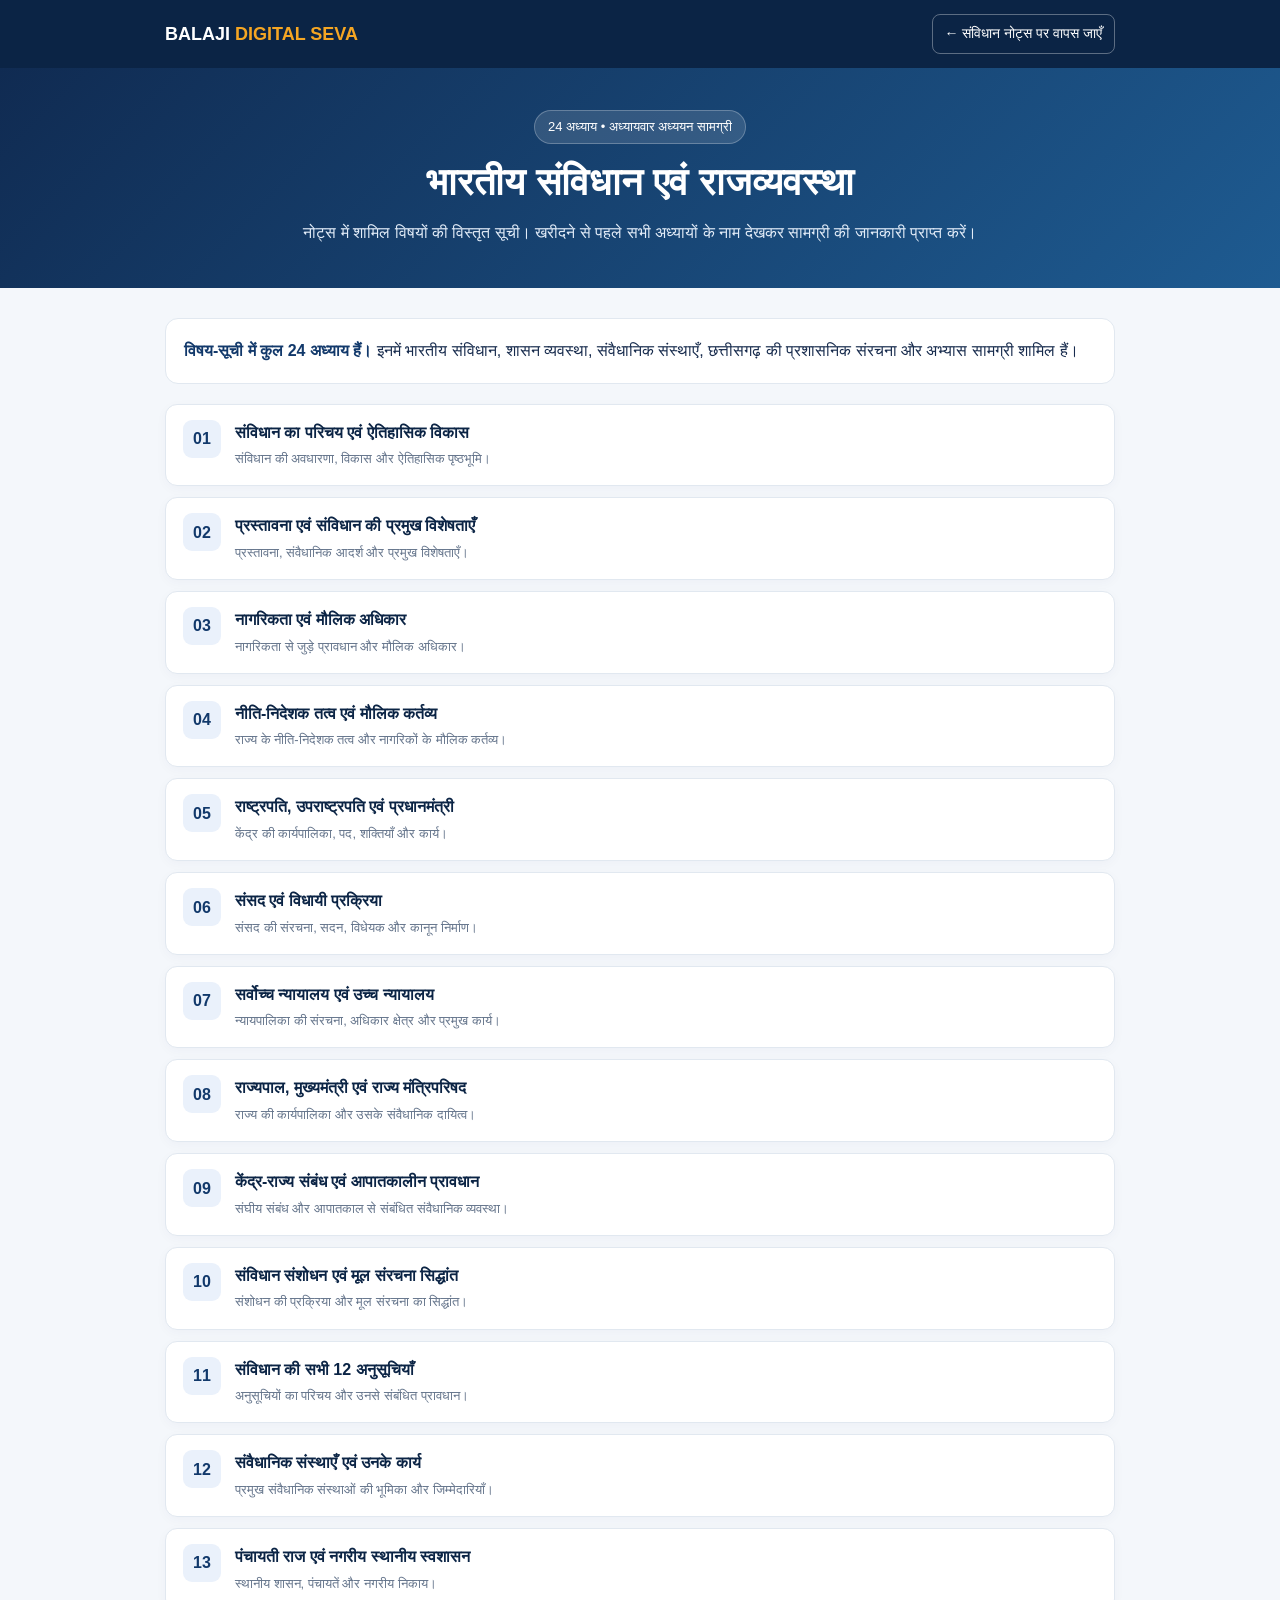
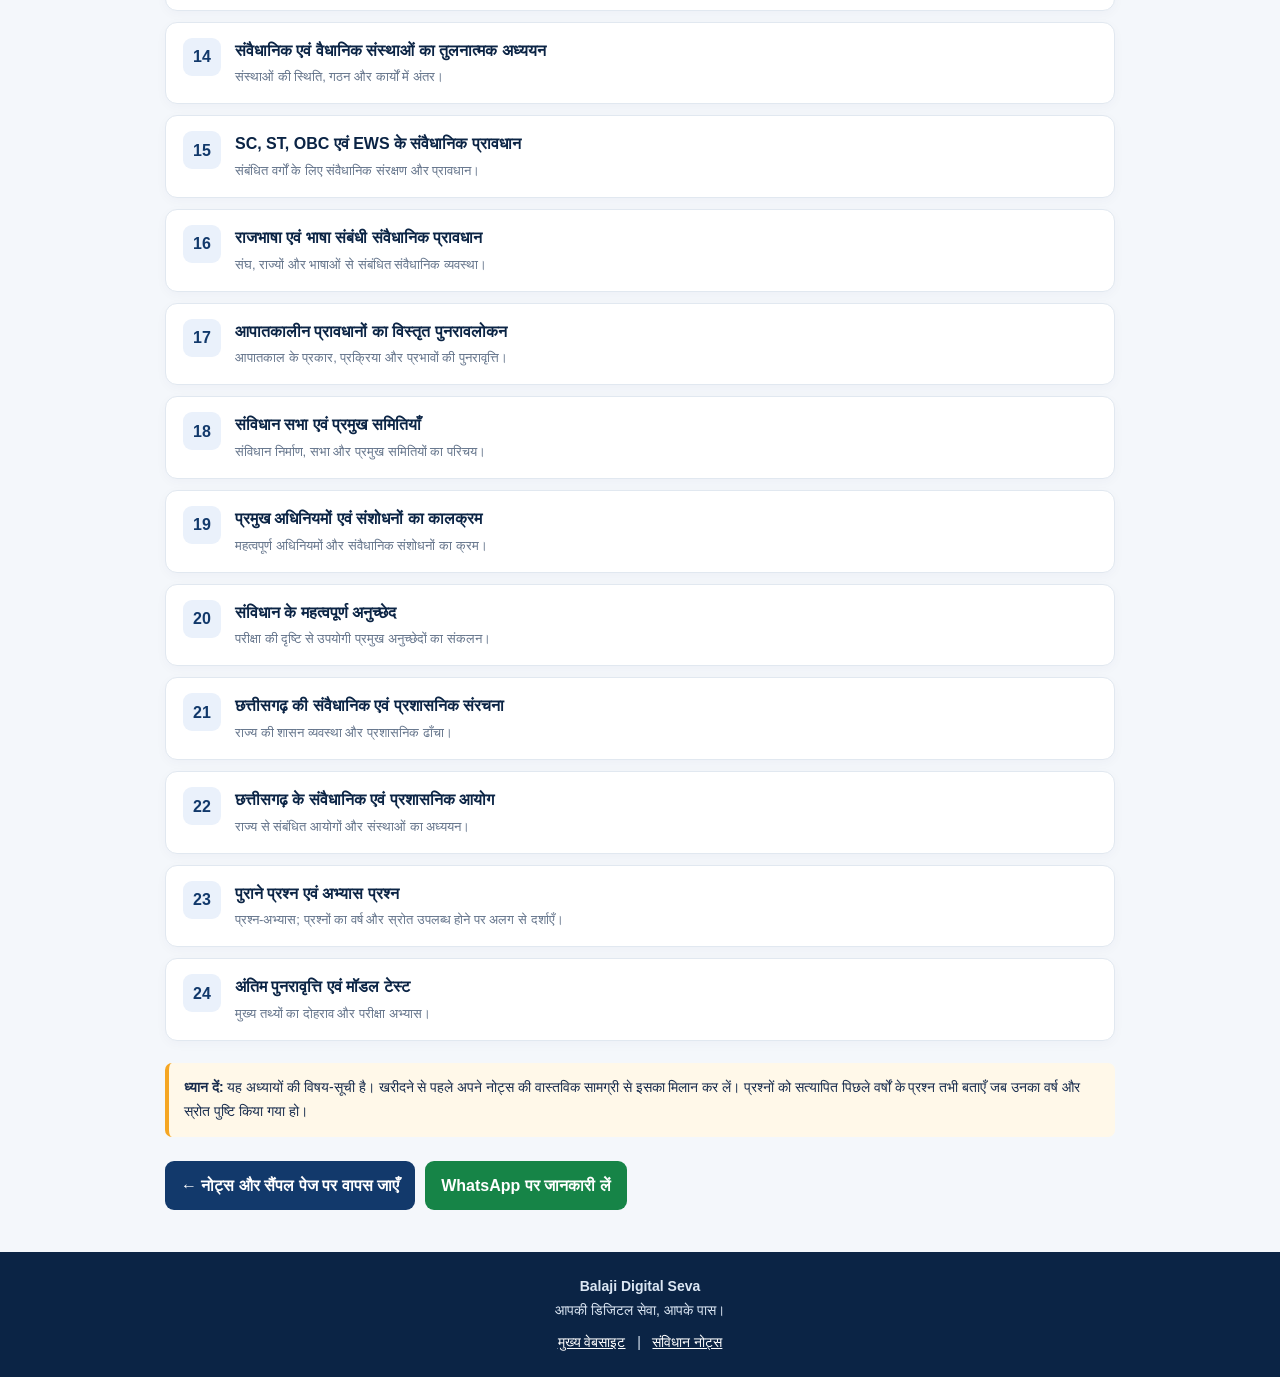
<file: constitution-topics.html>
<!DOCTYPE html>
<html lang="hi">
<head>
  <meta charset="UTF-8">
  <meta name="viewport" content="width=device-width, initial-scale=1.0">
  <title>संविधान नोट्स की विषय-सूची | Balaji Digital Seva</title>
  <meta name="description" content="भारतीय संविधान एवं राजव्यवस्था नोट्स की 24 अध्यायों वाली विस्तृत विषय-सूची।">
  <meta name="theme-color" content="#102b52">

  <style>
    :root {
      --primary: #12396b;
      --dark: #0b2445;
      --accent: #f5a623;
      --green: #14804a;
      --bg: #f4f7fb;
      --text: #172b4d;
      --muted: #64748b;
      --border: #e1e8f0;
    }

    * {
      box-sizing: border-box;
      margin: 0;
      padding: 0;
    }

    body {
      font-family: Arial, "Noto Sans Devanagari", sans-serif;
      background: var(--bg);
      color: var(--text);
      line-height: 1.7;
    }

    a {
      color: inherit;
      text-decoration: none;
    }

    .container {
      width: min(950px, 92%);
      margin: auto;
    }

    header {
      background: var(--dark);
      color: white;
    }

    .navbar {
      min-height: 68px;
      display: flex;
      justify-content: space-between;
      align-items: center;
      gap: 12px;
      flex-wrap: wrap;
      padding: 13px 0;
    }

    .brand {
      font-size: 18px;
      font-weight: 800;
    }

    .brand span {
      color: var(--accent);
    }

    .nav-link {
      padding: 7px 12px;
      border: 1px solid #ffffff55;
      border-radius: 8px;
      font-size: 14px;
    }

    .hero {
      background: linear-gradient(135deg, #102b52, #1e5b91);
      color: white;
      text-align: center;
      padding: 42px 0;
    }

    .hero-label {
      display: inline-block;
      background: #ffffff20;
      border: 1px solid #ffffff40;
      padding: 5px 13px;
      border-radius: 30px;
      font-size: 13px;
      margin-bottom: 12px;
    }

    h1 {
      font-size: clamp(26px, 5vw, 38px);
      line-height: 1.4;
      margin-bottom: 10px;
    }

    .hero p {
      color: #e2ecf8;
      max-width: 700px;
      margin: auto;
    }

    main {
      padding: 30px 0 42px;
    }

    .summary {
      background: white;
      border: 1px solid var(--border);
      border-radius: 13px;
      padding: 18px;
      margin-bottom: 20px;
    }

    .summary strong {
      color: var(--primary);
    }

    .chapter-list {
      display: grid;
      gap: 11px;
    }

    .chapter {
      display: flex;
      align-items: flex-start;
      gap: 14px;
      background: white;
      border: 1px solid var(--border);
      border-radius: 12px;
      padding: 15px 17px;
      box-shadow: 0 3px 12px #142d5008;
    }

    .number {
      flex: 0 0 38px;
      height: 38px;
      display: flex;
      justify-content: center;
      align-items: center;
      border-radius: 9px;
      background: #eaf1fb;
      color: var(--primary);
      font-weight: 800;
    }

    .chapter h2 {
      font-size: 16px;
      line-height: 1.6;
      color: var(--dark);
      font-weight: 700;
    }

    .chapter p {
      color: var(--muted);
      font-size: 13px;
      margin-top: 3px;
    }

    .note {
      background: #fff8e9;
      border-left: 4px solid var(--accent);
      border-radius: 7px;
      padding: 13px 15px;
      margin-top: 22px;
      font-size: 14px;
    }

    .button-row {
      display: flex;
      flex-wrap: wrap;
      gap: 10px;
      margin-top: 24px;
    }

    .btn {
      display: inline-flex;
      justify-content: center;
      align-items: center;
      padding: 11px 16px;
      border-radius: 9px;
      font-weight: 700;
      text-align: center;
    }

    .btn-primary {
      color: white;
      background: var(--primary);
    }

    .btn-whatsapp {
      color: white;
      background: #168447;
    }

    .btn-outline {
      background: white;
      color: var(--primary);
      border: 1px solid #cbd8e8;
    }

    footer {
      background: var(--dark);
      color: #dce7f4;
      text-align: center;
      padding: 23px 0;
      font-size: 14px;
    }

    footer a {
      color: white;
      text-decoration: underline;
    }

    @media (max-width: 480px) {
      .chapter {
        padding: 13px;
        gap: 11px;
      }

      .chapter h2 {
        font-size: 15px;
      }

      .button-row .btn {
        flex: 1 1 100%;
      }
    }
  </style>
</head>

<body>

  <header>
    <div class="container navbar">
      <a class="brand" href="index.html">
        BALAJI <span>DIGITAL SEVA</span>
      </a>

      <a class="nav-link" href="constitution.html">
        ← संविधान नोट्स पर वापस जाएँ
      </a>
    </div>
  </header>

  <section class="hero">
    <div class="container">
      <div class="hero-label">24 अध्याय • अध्यायवार अध्ययन सामग्री</div>
      <h1>भारतीय संविधान एवं राजव्यवस्था</h1>
      <p>
        नोट्स में शामिल विषयों की विस्तृत सूची।
        खरीदने से पहले सभी अध्यायों के नाम देखकर सामग्री की जानकारी प्राप्त करें।
      </p>
    </div>
  </section>

  <main class="container">

    <div class="summary">
      <strong>विषय-सूची में कुल 24 अध्याय हैं।</strong>
      इनमें भारतीय संविधान, शासन व्यवस्था, संवैधानिक संस्थाएँ,
      छत्तीसगढ़ की प्रशासनिक संरचना और अभ्यास सामग्री शामिल हैं।
    </div>

    <section class="chapter-list" aria-label="संविधान नोट्स के अध्याय">

      <article class="chapter">
        <div class="number">01</div>
        <div>
          <h2>संविधान का परिचय एवं ऐतिहासिक विकास</h2>
          <p>संविधान की अवधारणा, विकास और ऐतिहासिक पृष्ठभूमि।</p>
        </div>
      </article>

      <article class="chapter">
        <div class="number">02</div>
        <div>
          <h2>प्रस्तावना एवं संविधान की प्रमुख विशेषताएँ</h2>
          <p>प्रस्तावना, संवैधानिक आदर्श और प्रमुख विशेषताएँ।</p>
        </div>
      </article>

      <article class="chapter">
        <div class="number">03</div>
        <div>
          <h2>नागरिकता एवं मौलिक अधिकार</h2>
          <p>नागरिकता से जुड़े प्रावधान और मौलिक अधिकार।</p>
        </div>
      </article>

      <article class="chapter">
        <div class="number">04</div>
        <div>
          <h2>नीति-निदेशक तत्व एवं मौलिक कर्तव्य</h2>
          <p>राज्य के नीति-निदेशक तत्व और नागरिकों के मौलिक कर्तव्य।</p>
        </div>
      </article>

      <article class="chapter">
        <div class="number">05</div>
        <div>
          <h2>राष्ट्रपति, उपराष्ट्रपति एवं प्रधानमंत्री</h2>
          <p>केंद्र की कार्यपालिका, पद, शक्तियाँ और कार्य।</p>
        </div>
      </article>

      <article class="chapter">
        <div class="number">06</div>
        <div>
          <h2>संसद एवं विधायी प्रक्रिया</h2>
          <p>संसद की संरचना, सदन, विधेयक और कानून निर्माण।</p>
        </div>
      </article>

      <article class="chapter">
        <div class="number">07</div>
        <div>
          <h2>सर्वोच्च न्यायालय एवं उच्च न्यायालय</h2>
          <p>न्यायपालिका की संरचना, अधिकार क्षेत्र और प्रमुख कार्य।</p>
        </div>
      </article>

      <article class="chapter">
        <div class="number">08</div>
        <div>
          <h2>राज्यपाल, मुख्यमंत्री एवं राज्य मंत्रिपरिषद</h2>
          <p>राज्य की कार्यपालिका और उसके संवैधानिक दायित्व।</p>
        </div>
      </article>

      <article class="chapter">
        <div class="number">09</div>
        <div>
          <h2>केंद्र-राज्य संबंध एवं आपातकालीन प्रावधान</h2>
          <p>संघीय संबंध और आपातकाल से संबंधित संवैधानिक व्यवस्था।</p>
        </div>
      </article>

      <article class="chapter">
        <div class="number">10</div>
        <div>
          <h2>संविधान संशोधन एवं मूल संरचना सिद्धांत</h2>
          <p>संशोधन की प्रक्रिया और मूल संरचना का सिद्धांत।</p>
        </div>
      </article>

      <article class="chapter">
        <div class="number">11</div>
        <div>
          <h2>संविधान की सभी 12 अनुसूचियाँ</h2>
          <p>अनुसूचियों का परिचय और उनसे संबंधित प्रावधान।</p>
        </div>
      </article>

      <article class="chapter">
        <div class="number">12</div>
        <div>
          <h2>संवैधानिक संस्थाएँ एवं उनके कार्य</h2>
          <p>प्रमुख संवैधानिक संस्थाओं की भूमिका और जिम्मेदारियाँ।</p>
        </div>
      </article>

      <article class="chapter">
        <div class="number">13</div>
        <div>
          <h2>पंचायती राज एवं नगरीय स्थानीय स्वशासन</h2>
          <p>स्थानीय शासन, पंचायतें और नगरीय निकाय।</p>
        </div>
      </article>

      <article class="chapter">
        <div class="number">14</div>
        <div>
          <h2>संवैधानिक एवं वैधानिक संस्थाओं का तुलनात्मक अध्ययन</h2>
          <p>संस्थाओं की स्थिति, गठन और कार्यों में अंतर।</p>
        </div>
      </article>

      <article class="chapter">
        <div class="number">15</div>
        <div>
          <h2>SC, ST, OBC एवं EWS के संवैधानिक प्रावधान</h2>
          <p>संबंधित वर्गों के लिए संवैधानिक संरक्षण और प्रावधान।</p>
        </div>
      </article>

      <article class="chapter">
        <div class="number">16</div>
        <div>
          <h2>राजभाषा एवं भाषा संबंधी संवैधानिक प्रावधान</h2>
          <p>संघ, राज्यों और भाषाओं से संबंधित संवैधानिक व्यवस्था।</p>
        </div>
      </article>

      <article class="chapter">
        <div class="number">17</div>
        <div>
          <h2>आपातकालीन प्रावधानों का विस्तृत पुनरावलोकन</h2>
          <p>आपातकाल के प्रकार, प्रक्रिया और प्रभावों की पुनरावृत्ति।</p>
        </div>
      </article>

      <article class="chapter">
        <div class="number">18</div>
        <div>
          <h2>संविधान सभा एवं प्रमुख समितियाँ</h2>
          <p>संविधान निर्माण, सभा और प्रमुख समितियों का परिचय।</p>
        </div>
      </article>

      <article class="chapter">
        <div class="number">19</div>
        <div>
          <h2>प्रमुख अधिनियमों एवं संशोधनों का कालक्रम</h2>
          <p>महत्वपूर्ण अधिनियमों और संवैधानिक संशोधनों का क्रम।</p>
        </div>
      </article>

      <article class="chapter">
        <div class="number">20</div>
        <div>
          <h2>संविधान के महत्वपूर्ण अनुच्छेद</h2>
          <p>परीक्षा की दृष्टि से उपयोगी प्रमुख अनुच्छेदों का संकलन।</p>
        </div>
      </article>

      <article class="chapter">
        <div class="number">21</div>
        <div>
          <h2>छत्तीसगढ़ की संवैधानिक एवं प्रशासनिक संरचना</h2>
          <p>राज्य की शासन व्यवस्था और प्रशासनिक ढाँचा।</p>
        </div>
      </article>

      <article class="chapter">
        <div class="number">22</div>
        <div>
          <h2>छत्तीसगढ़ के संवैधानिक एवं प्रशासनिक आयोग</h2>
          <p>राज्य से संबंधित आयोगों और संस्थाओं का अध्ययन।</p>
        </div>
      </article>

      <article class="chapter">
        <div class="number">23</div>
        <div>
          <h2>पुराने प्रश्न एवं अभ्यास प्रश्न</h2>
          <p>प्रश्न-अभ्यास; प्रश्नों का वर्ष और स्रोत उपलब्ध होने पर अलग से दर्शाएँ।</p>
        </div>
      </article>

      <article class="chapter">
        <div class="number">24</div>
        <div>
          <h2>अंतिम पुनरावृत्ति एवं मॉडल टेस्ट</h2>
          <p>मुख्य तथ्यों का दोहराव और परीक्षा अभ्यास।</p>
        </div>
      </article>

    </section>

    <div class="note">
      <strong>ध्यान दें:</strong> यह अध्यायों की विषय-सूची है।
      खरीदने से पहले अपने नोट्स की वास्तविक सामग्री से इसका मिलान कर लें।
      प्रश्नों को सत्यापित पिछले वर्षों के प्रश्न तभी बताएँ जब उनका वर्ष और स्रोत पुष्टि किया गया हो।
    </div>

    <div class="button-row">
      <a class="btn btn-primary" href="constitution.html">
        ← नोट्स और सैंपल पेज पर वापस जाएँ
      </a>

      <a
        class="btn btn-whatsapp"
        href="https://wa.me/917999276798?text=Namaste%2C%20mujhe%20Bharatiya%20Samvidhan%20evam%20Rajvyavastha%20notes%20ki%20jankari%20chahiye."
        target="_blank"
        rel="noopener noreferrer"
      >
        WhatsApp पर जानकारी लें
      </a>
    </div>

  </main>

  <footer>
    <div class="container">
      <p><strong>Balaji Digital Seva</strong></p>
      <p>आपकी डिजिटल सेवा, आपके पास।</p>
      <p style="margin-top: 8px;">
        <a href="index.html">मुख्य वेबसाइट</a>
        &nbsp; | &nbsp;
        <a href="constitution.html">संविधान नोट्स</a>
      </p>
    </div>
  </footer>

</body>
</html>
</file>
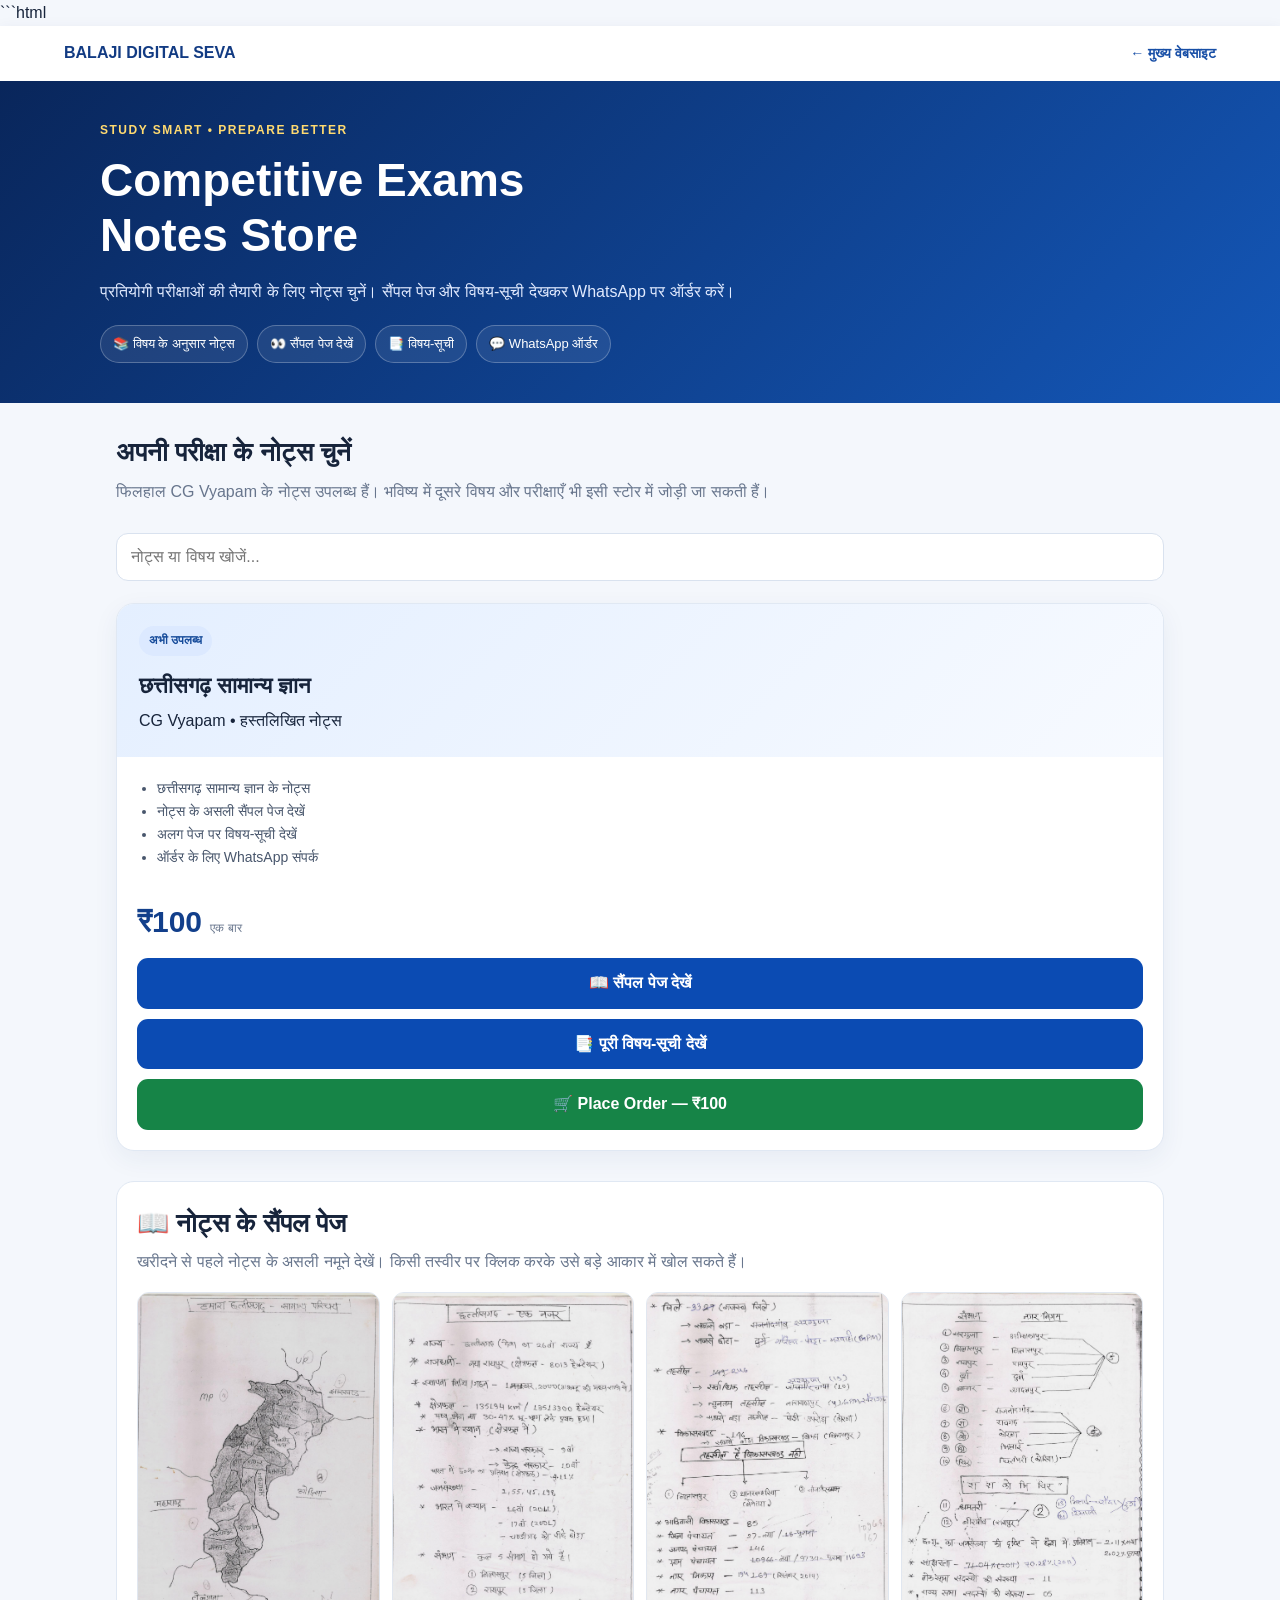
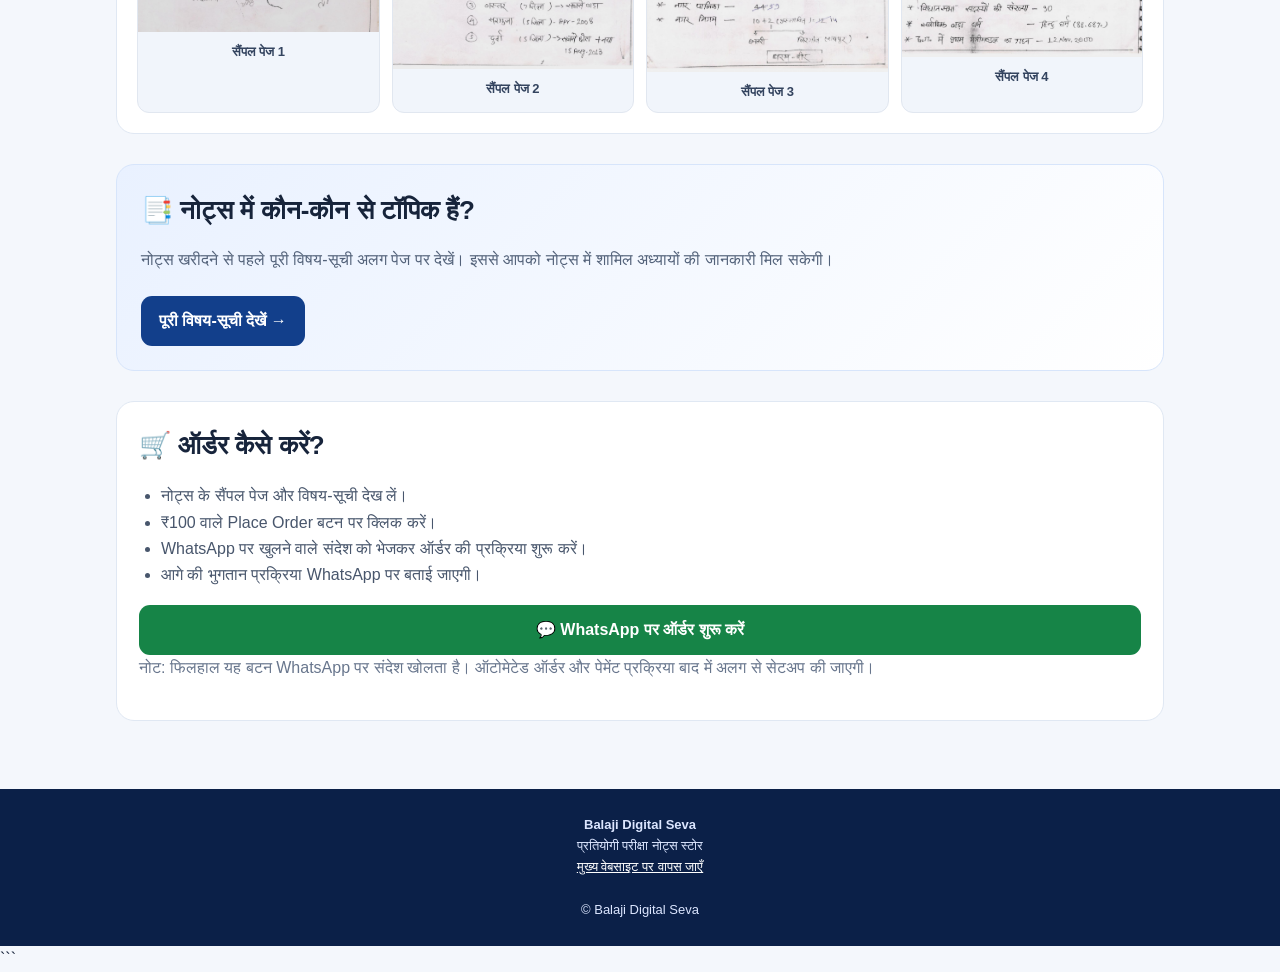
<file: notes.html>
```html
<!DOCTYPE html>
<html lang="hi">
<head>
  <meta charset="UTF-8">
  <meta name="viewport" content="width=device-width, initial-scale=1">
  <meta name="theme-color" content="#102b60">
  <meta name="description" content="Balaji Digital Seva Notes Store - CG Vyapam और प्रतियोगी परीक्षाओं के हस्तलिखित नोट्स">
  <title>Notes Store | Balaji Digital Seva</title>

  <style>
    * { box-sizing: border-box; }

    body {
      margin: 0;
      font-family: Arial, "Noto Sans Devanagari", sans-serif;
      background: #f4f7fc;
      color: #17243b;
      line-height: 1.65;
    }

    a { text-decoration: none; }

    .topbar {
      background: #fff;
      padding: 14px 5%;
      display: flex;
      justify-content: space-between;
      align-items: center;
      gap: 12px;
      box-shadow: 0 3px 15px #102b6010;
    }

    .brand {
      font-weight: 900;
      color: #123b83;
      font-size: 16px;
    }

    .back {
      font-weight: 700;
      color: #174ea6;
      font-size: 14px;
    }

    .hero {
      background: linear-gradient(135deg, #09265b, #1457b8);
      color: white;
      padding: 40px 18px;
    }

    .hero-inner {
      max-width: 1080px;
      margin: auto;
    }

    .eyebrow {
      color: #ffda70;
      font-weight: 800;
      font-size: 12px;
      letter-spacing: 1.5px;
    }

    h1 {
      font-size: clamp(30px, 5vw, 46px);
      line-height: 1.2;
      margin: 12px 0;
    }

    .hero p {
      max-width: 660px;
      color: #e2ebff;
    }

    .pills {
      display: flex;
      flex-wrap: wrap;
      gap: 9px;
      margin-top: 20px;
    }

    .pills span {
      background: #ffffff15;
      border: 1px solid #ffffff40;
      border-radius: 30px;
      padding: 7px 12px;
      font-size: 13px;
    }

    main {
      max-width: 1080px;
      margin: 28px auto;
      padding: 0 16px 40px;
    }

    .heading {
      font-size: 26px;
      margin: 0 0 5px;
    }

    .muted {
      color: #68768d;
      margin-top: 0;
    }

    .search {
      width: 100%;
      padding: 14px;
      border: 1px solid #d9e2ef;
      border-radius: 12px;
      font-size: 16px;
      background: white;
      margin: 12px 0 22px;
    }

    .grid {
      display: grid;
      grid-template-columns: repeat(auto-fit, minmax(min(100%, 275px), 1fr));
      gap: 20px;
    }

    .card {
      background: white;
      border: 1px solid #e0e8f3;
      border-radius: 18px;
      overflow: hidden;
      box-shadow: 0 8px 26px #193e7210;
      display: flex;
      flex-direction: column;
    }

    .card-head {
      padding: 22px;
      background: linear-gradient(135deg, #e4efff, #f7faff);
      min-height: 150px;
    }

    .tag {
      display: inline-block;
      background: #dce9ff;
      color: #164b9a;
      font-size: 12px;
      font-weight: 800;
      padding: 5px 10px;
      border-radius: 20px;
    }

    .card h3 {
      margin: 12px 0 4px;
      font-size: 22px;
    }

    .card-body {
      padding: 20px;
      display: flex;
      flex: 1;
      flex-direction: column;
    }

    .features {
      padding-left: 20px;
      color: #48566c;
      font-size: 14px;
      margin: 0 0 16px;
    }

    .price-row {
      display: flex;
      align-items: center;
      justify-content: space-between;
      gap: 10px;
      margin-top: auto;
      padding: 12px 0;
    }

    .price {
      font-size: 30px;
      font-weight: 900;
      color: #123f8b;
    }

    .price small {
      font-size: 12px;
      color: #68768d;
      font-weight: 500;
    }

    .btn {
      display: flex;
      justify-content: center;
      align-items: center;
      text-align: center;
      border: 0;
      border-radius: 11px;
      padding: 12px 14px;
      font-weight: 800;
      cursor: pointer;
      transition: transform .2s, filter .2s;
    }

    .btn:hover {
      filter: brightness(.96);
      transform: translateY(-1px);
    }

    .blue {
      background: #0b4bb3;
      color: white;
    }

    .green {
      background: #168447;
      color: white;
      margin-top: 10px;
    }

    .section {
      margin-top: 30px;
      background: white;
      border: 1px solid #e0e8f3;
      border-radius: 18px;
      padding: 20px;
    }

    .samples {
      display: grid;
      grid-template-columns: repeat(2, minmax(0, 1fr));
      gap: 12px;
      margin-top: 16px;
    }

    .sample-link {
      display: block;
      background: #f1f5fb;
      border: 1px solid #e1e7f0;
      border-radius: 12px;
      overflow: hidden;
    }

    .sample-link img {
      display: block;
      width: 100%;
      height: auto;
      min-height: 100px;
      object-fit: contain;
      background: #eef2f8;
    }

    .sample-label {
      display: block;
      padding: 9px;
      font-size: 13px;
      font-weight: 700;
      color: #34445f;
      text-align: center;
    }

    .topic-box {
      margin-top: 30px;
      padding: 24px;
      border-radius: 18px;
      background: linear-gradient(135deg, #e9f1ff, #ffffff);
      border: 1px solid #d7e5fb;
    }

    .topic-box p {
      color: #53627a;
    }

    .topic-btn {
      display: inline-flex;
      align-items: center;
      justify-content: center;
      background: #123f8b;
      color: #fff;
      padding: 12px 18px;
      border-radius: 11px;
      font-weight: 800;
      margin-top: 6px;
    }

    .order-info {
      background: #fff;
      border: 1px solid #e0e8f3;
      border-radius: 18px;
      padding: 22px;
      margin-top: 30px;
    }

    .order-info ul {
      padding-left: 22px;
      color: #48566c;
    }

    .order-info .btn {
      margin-top: 16px;
    }

    footer {
      background: #0b2048;
      color: #dce6ff;
      text-align: center;
      padding: 25px 15px;
      font-size: 13px;
    }

    footer a {
      color: #fff;
      text-decoration: underline;
    }

    [hidden] {
      display: none !important;
    }

    @media (min-width: 700px) {
      .samples {
        grid-template-columns: repeat(4, minmax(0, 1fr));
      }
    }

    @media (max-width: 480px) {
      .topbar {
        padding: 13px 4%;
      }

      .brand {
        font-size: 14px;
      }

      .back {
        font-size: 12px;
      }

      .hero {
        padding: 32px 17px;
      }

      .section,
      .order-info,
      .topic-box {
        padding: 17px;
      }
    }
  </style>
</head>

<body>
  <nav class="topbar">
    <a class="brand" href="index.html">BALAJI DIGITAL SEVA</a>
    <a class="back" href="index.html">← मुख्य वेबसाइट</a>
  </nav>

  <header class="hero">
    <div class="hero-inner">
      <div class="eyebrow">STUDY SMART • PREPARE BETTER</div>

      <h1>Competitive Exams<br>Notes Store</h1>

      <p>
        प्रतियोगी परीक्षाओं की तैयारी के लिए नोट्स चुनें।
        सैंपल पेज और विषय-सूची देखकर WhatsApp पर ऑर्डर करें।
      </p>

      <div class="pills">
        <span>📚 विषय के अनुसार नोट्स</span>
        <span>👀 सैंपल पेज देखें</span>
        <span>📑 विषय-सूची</span>
        <span>💬 WhatsApp ऑर्डर</span>
      </div>
    </div>
  </header>

  <main>
    <h2 class="heading">अपनी परीक्षा के नोट्स चुनें</h2>

    <p class="muted">
      फिलहाल CG Vyapam के नोट्स उपलब्ध हैं।
      भविष्य में दूसरे विषय और परीक्षाएँ भी इसी स्टोर में जोड़ी जा सकती हैं।
    </p>

    <input
      id="search"
      class="search"
      type="search"
      placeholder="नोट्स या विषय खोजें..."
      aria-label="नोट्स खोजें"
    >

    <div class="grid" id="notesGrid">

      <article
        class="card"
        data-search="cg vyapam chhattisgarh छत्तीसगढ़ सामान्य ज्ञान gk हस्तलिखित नोट्स"
      >
        <div class="card-head">
          <span class="tag">अभी उपलब्ध</span>
          <h3>छत्तीसगढ़ सामान्य ज्ञान</h3>
          <div>CG Vyapam • हस्तलिखित नोट्स</div>
        </div>

        <div class="card-body">
          <ul class="features">
            <li>छत्तीसगढ़ सामान्य ज्ञान के नोट्स</li>
            <li>नोट्स के असली सैंपल पेज देखें</li>
            <li>अलग पेज पर विषय-सूची देखें</li>
            <li>ऑर्डर के लिए WhatsApp संपर्क</li>
          </ul>

          <div class="price-row">
            <div class="price">₹100 <small>एक बार</small></div>
          </div>

          <a class="btn blue" href="#samples">
            📖 सैंपल पेज देखें
          </a>

          <a class="btn blue" href="topics.html" style="margin-top:10px">
            📑 पूरी विषय-सूची देखें
          </a>

          <a
            class="btn green"
            href="https://wa.me/917999276798?text=Namaste%2C%20mujhe%20CG%20Vyapam%20Chhattisgarh%20GK%20handwritten%20notes%20Rs%20100%20order%20karne%20hain."
            target="_blank"
            rel="noopener"
          >
            🛒 Place Order — ₹100
          </a>
        </div>
      </article>

      <!--
        भविष्य में नए नोट्स जोड़ने के लिए:
        इस article कार्ड को कॉपी करें।
        उसका नाम, data-search, विवरण, कीमत और WhatsApp संदेश बदलें।
        केवल वही नोट्स उपलब्ध दिखाएँ जो वास्तव में तैयार हों।
      -->

    </div>

    <section class="section" id="samples">
      <h2 class="heading">📖 नोट्स के सैंपल पेज</h2>

      <p class="muted">
        खरीदने से पहले नोट्स के असली नमूने देखें।
        किसी तस्वीर पर क्लिक करके उसे बड़े आकार में खोल सकते हैं।
      </p>

      <div class="samples">
        <a
          class="sample-link"
          href="assets/notes/sample 1.jpg"
          target="_blank"
          rel="noopener"
        >
          <img
            src="assets/notes/sample 1.jpg"
            alt="CG Vyapam नोट्स सैंपल पेज 1"
            loading="lazy"
          >
          <span class="sample-label">सैंपल पेज 1</span>
        </a>

        <a
          class="sample-link"
          href="assets/notes/sample 2.jpg"
          target="_blank"
          rel="noopener"
        >
          <img
            src="assets/notes/sample 2.jpg"
            alt="CG Vyapam नोट्स सैंपल पेज 2"
            loading="lazy"
          >
          <span class="sample-label">सैंपल पेज 2</span>
        </a>

        <a
          class="sample-link"
          href="assets/notes/sample 3.jpg"
          target="_blank"
          rel="noopener"
        >
          <img
            src="assets/notes/sample 3.jpg"
            alt="CG Vyapam नोट्स सैंपल पेज 3"
            loading="lazy"
          >
          <span class="sample-label">सैंपल पेज 3</span>
        </a>

        <a
          class="sample-link"
          href="assets/notes/sample 4.jpg"
          target="_blank"
          rel="noopener"
        >
          <img
            src="assets/notes/sample 4.jpg"
            alt="CG Vyapam नोट्स सैंपल पेज 4"
            loading="lazy"
          >
          <span class="sample-label">सैंपल पेज 4</span>
        </a>
      </div>
    </section>

    <section class="topic-box">
      <h2 class="heading">📑 नोट्स में कौन-कौन से टॉपिक हैं?</h2>

      <p>
        नोट्स खरीदने से पहले पूरी विषय-सूची अलग पेज पर देखें।
        इससे आपको नोट्स में शामिल अध्यायों की जानकारी मिल सकेगी।
      </p>

      <a class="topic-btn" href="topics.html">
        पूरी विषय-सूची देखें →
      </a>
    </section>

    <section class="order-info">
      <h2 class="heading">🛒 ऑर्डर कैसे करें?</h2>

      <ul>
        <li>नोट्स के सैंपल पेज और विषय-सूची देख लें।</li>
        <li>₹100 वाले Place Order बटन पर क्लिक करें।</li>
        <li>WhatsApp पर खुलने वाले संदेश को भेजकर ऑर्डर की प्रक्रिया शुरू करें।</li>
        <li>आगे की भुगतान प्रक्रिया WhatsApp पर बताई जाएगी।</li>
      </ul>

      <a
        class="btn green"
        href="https://wa.me/917999276798?text=Namaste%2C%20mujhe%20CG%20Vyapam%20GK%20notes%20Rs%20100%20order%20karne%20hain."
        target="_blank"
        rel="noopener"
      >
        💬 WhatsApp पर ऑर्डर शुरू करें
      </a>

      <p class="muted">
        नोट: फिलहाल यह बटन WhatsApp पर संदेश खोलता है।
        ऑटोमेटेड ऑर्डर और पेमेंट प्रक्रिया बाद में अलग से सेटअप की जाएगी।
      </p>
    </section>
  </main>

  <footer>
    <strong>Balaji Digital Seva</strong><br>
    प्रतियोगी परीक्षा नोट्स स्टोर<br>
    <a href="index.html">मुख्य वेबसाइट पर वापस जाएँ</a><br><br>
    © Balaji Digital Seva
  </footer>

  <script>
    const searchInput = document.getElementById('search');
    const noteCards = document.querySelectorAll('#notesGrid .card');

    searchInput.addEventListener('input', function () {
      const term = this.value.trim().toLowerCase();

      noteCards.forEach(function (card) {
        const text = (card.dataset.search || '').toLowerCase();
        card.hidden = !text.includes(term);
      });
    });
  </script>
</body>
</html>
```
</file>
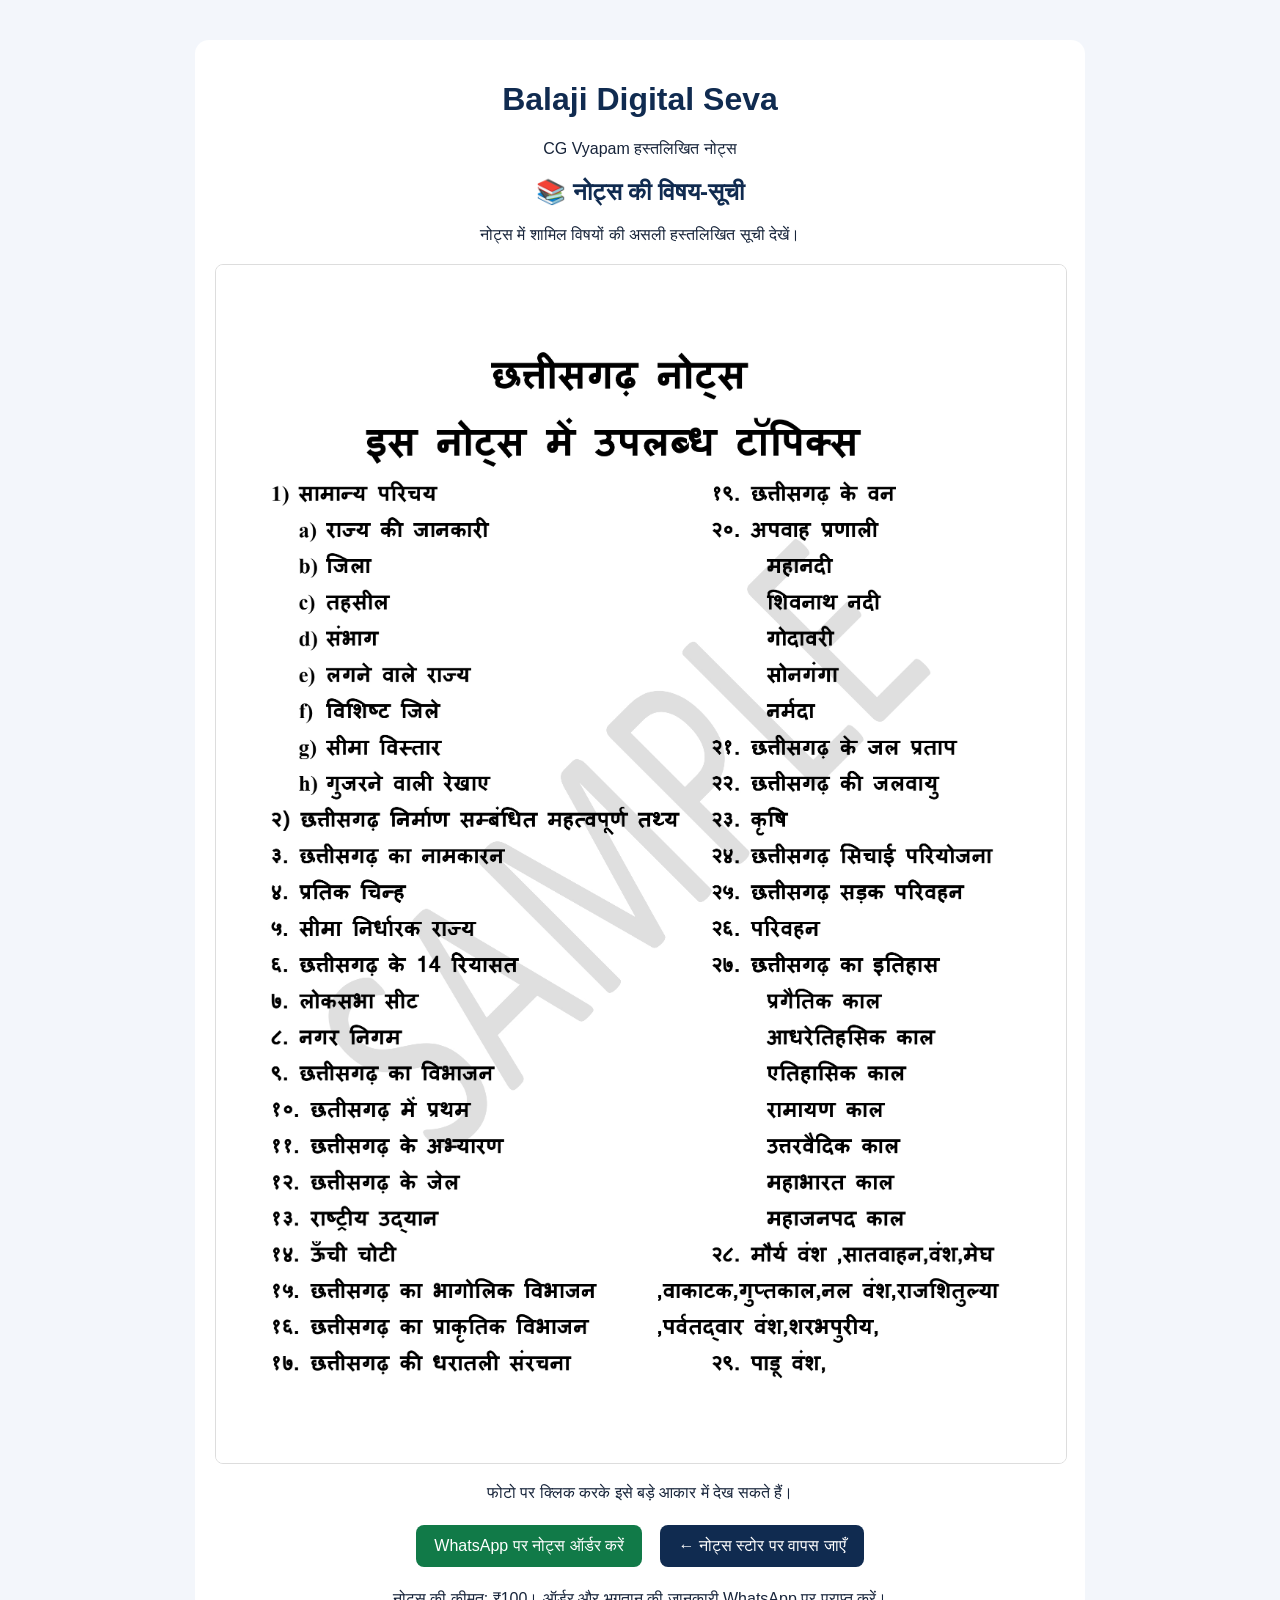
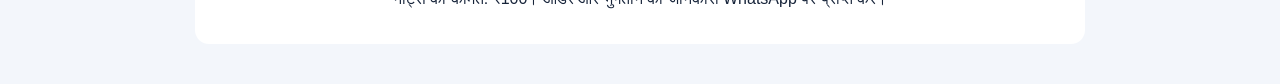
<file: topics.html>
<!DOCTYPE html>
<html lang="hi">
<head>
  <meta charset="UTF-8">
  <meta name="viewport" content="width=device-width, initial-scale=1">
  <title>CG Vyapam विषय-सूची | Balaji Digital Seva</title>
  <style>
    body {
      margin: 0;
      padding: 20px;
      background: #f3f6fb;
      color: #17243a;
      font-family: Arial, sans-serif;
      text-align: center;
    }
    main {
      max-width: 850px;
      margin: 20px auto;
      padding: 20px;
      background: white;
      border-radius: 14px;
    }
    h1, h2 { color: #102b50; }
    img {
      display: block;
      width: 100%;
      height: auto;
      margin: 20px auto;
      border: 1px solid #ddd;
      border-radius: 8px;
    }
    .btn {
      display: inline-block;
      margin: 7px;
      padding: 12px 18px;
      border-radius: 8px;
      background: #102b50;
      color: white;
      text-decoration: none;
    }
    .order { background: #117a48; }
  </style>
</head>
<body>
  <main>
    <h1>Balaji Digital Seva</h1>
    <p>CG Vyapam हस्तलिखित नोट्स</p>

    <h2>📚 नोट्स की विषय-सूची</h2>
    <p>नोट्स में शामिल विषयों की असली हस्तलिखित सूची देखें।</p>

    <a href="assets/notes/vishay-suchi.jpg" target="_blank" rel="noopener noreferrer">
      <img src="assets/notes/vishay-suchi.jpg"
           alt="CG Vyapam नोट्स की हस्तलिखित विषय-सूची">
    </a>

    <p>फोटो पर क्लिक करके इसे बड़े आकार में देख सकते हैं।</p>

    <a class="btn order"
       href="https://wa.me/917999276798?text=Namaste%2C%20mujhe%20CG%20Vyapam%20ke%20handwritten%20notes%20%28Rs.%20100%29%20order%20karne%20hain.">
      WhatsApp पर नोट्स ऑर्डर करें
    </a>

    <a class="btn" href="notes.html">← नोट्स स्टोर पर वापस जाएँ</a>

    <p>नोट्स की कीमत: ₹100। ऑर्डर और भुगतान की जानकारी WhatsApp पर प्राप्त करें।</p>
  </main>
</body>
</html>
</file>
